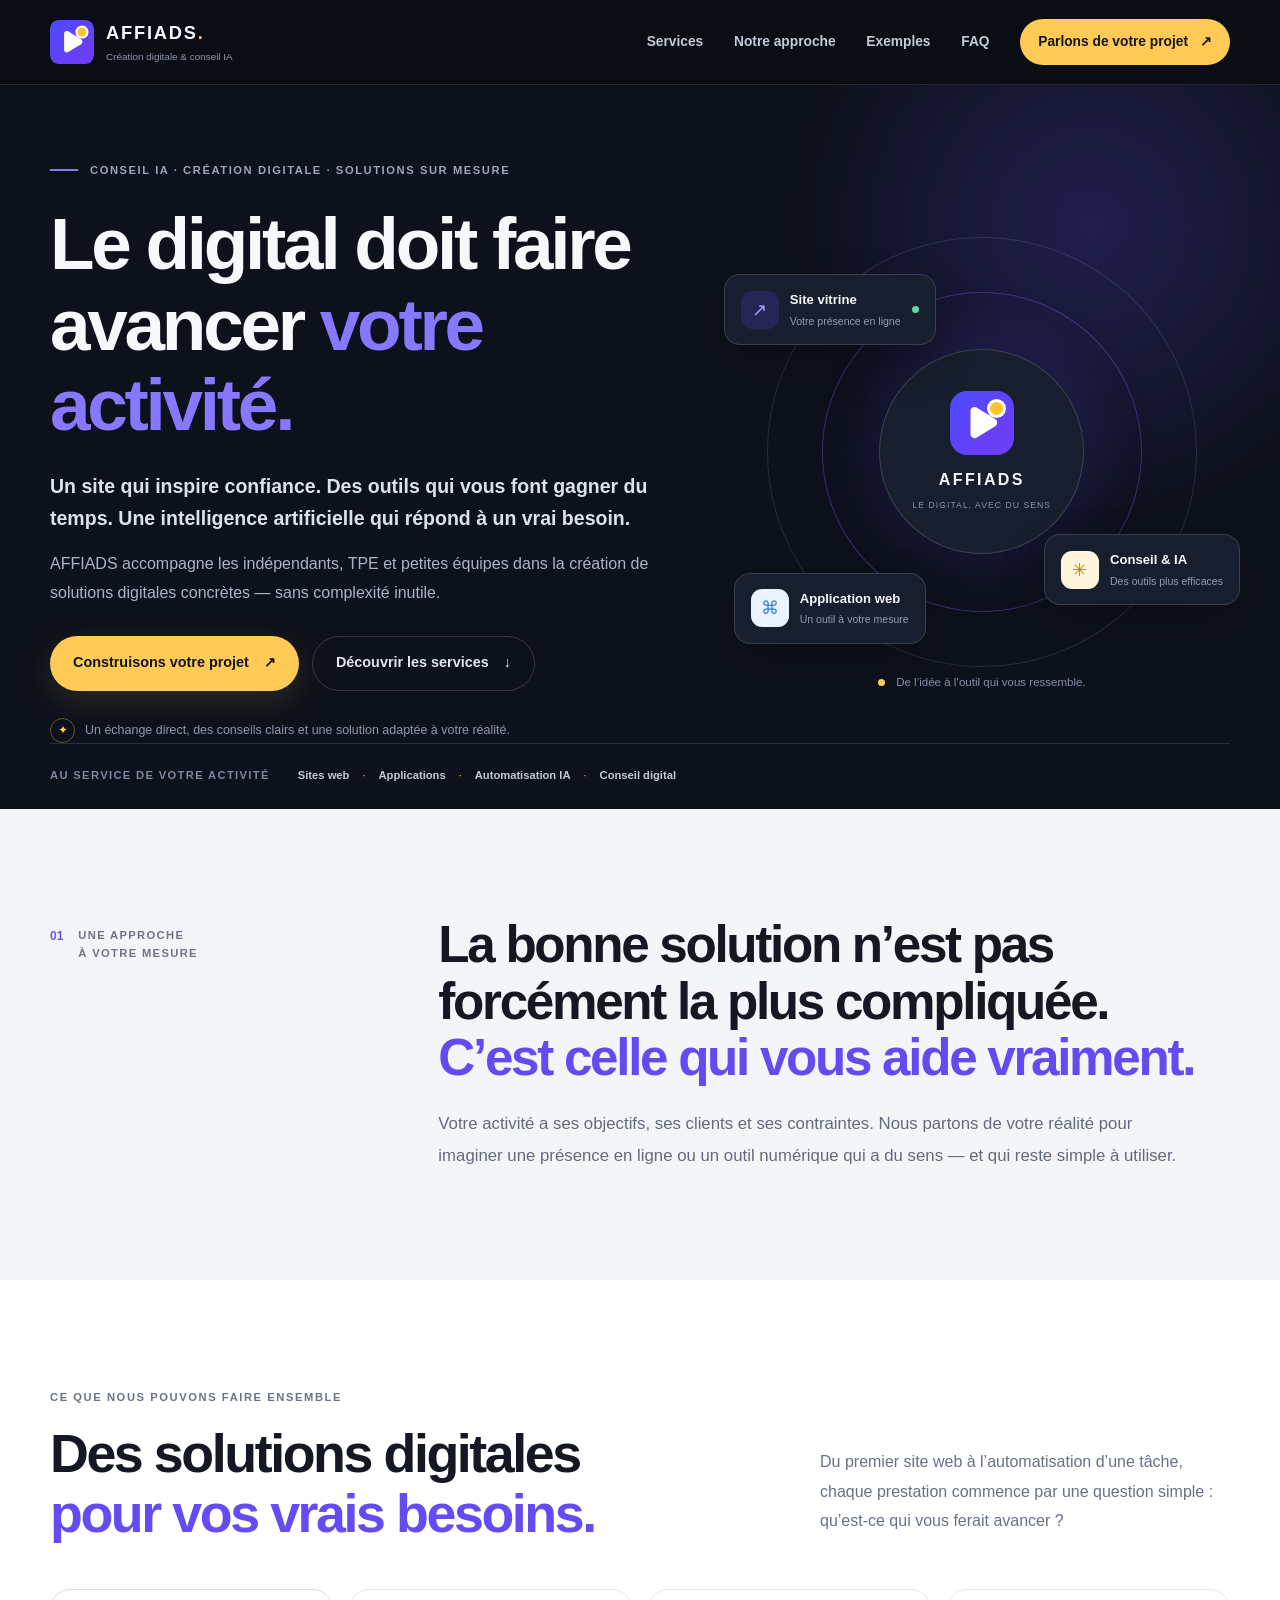
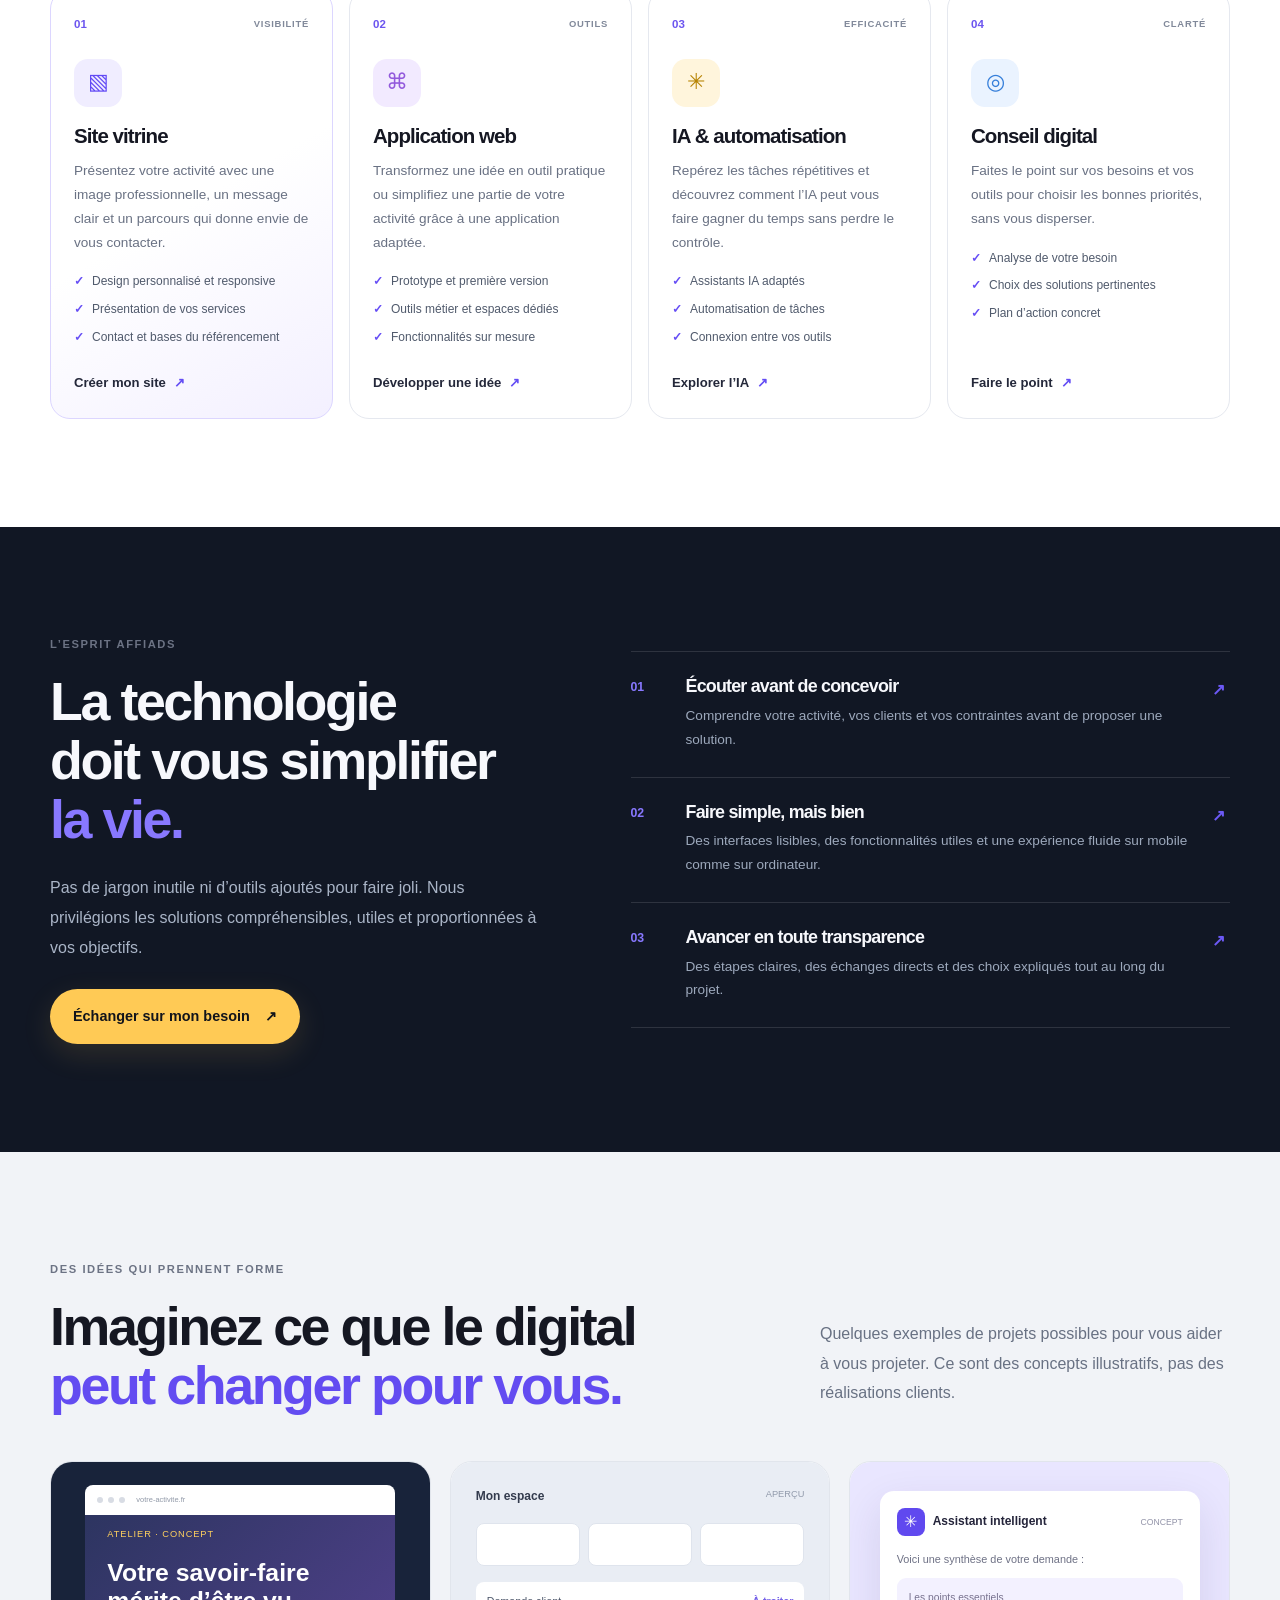
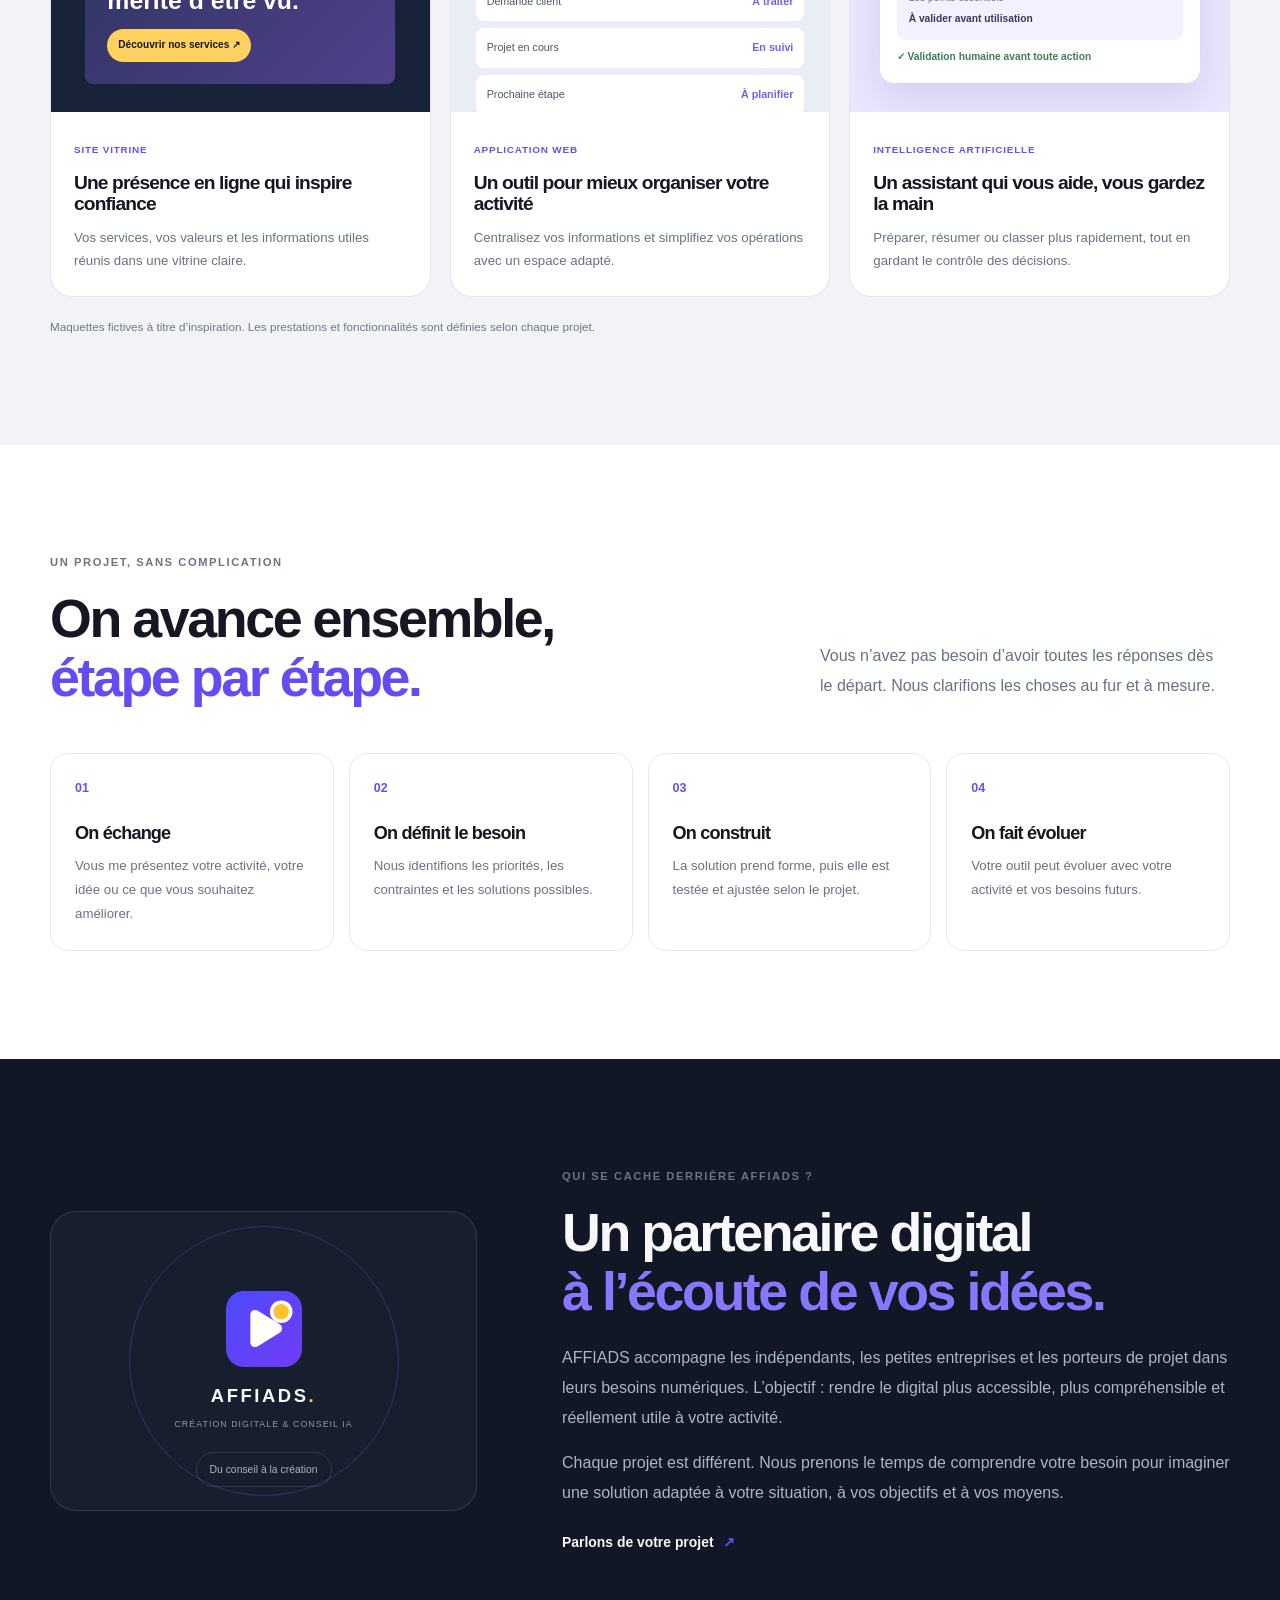
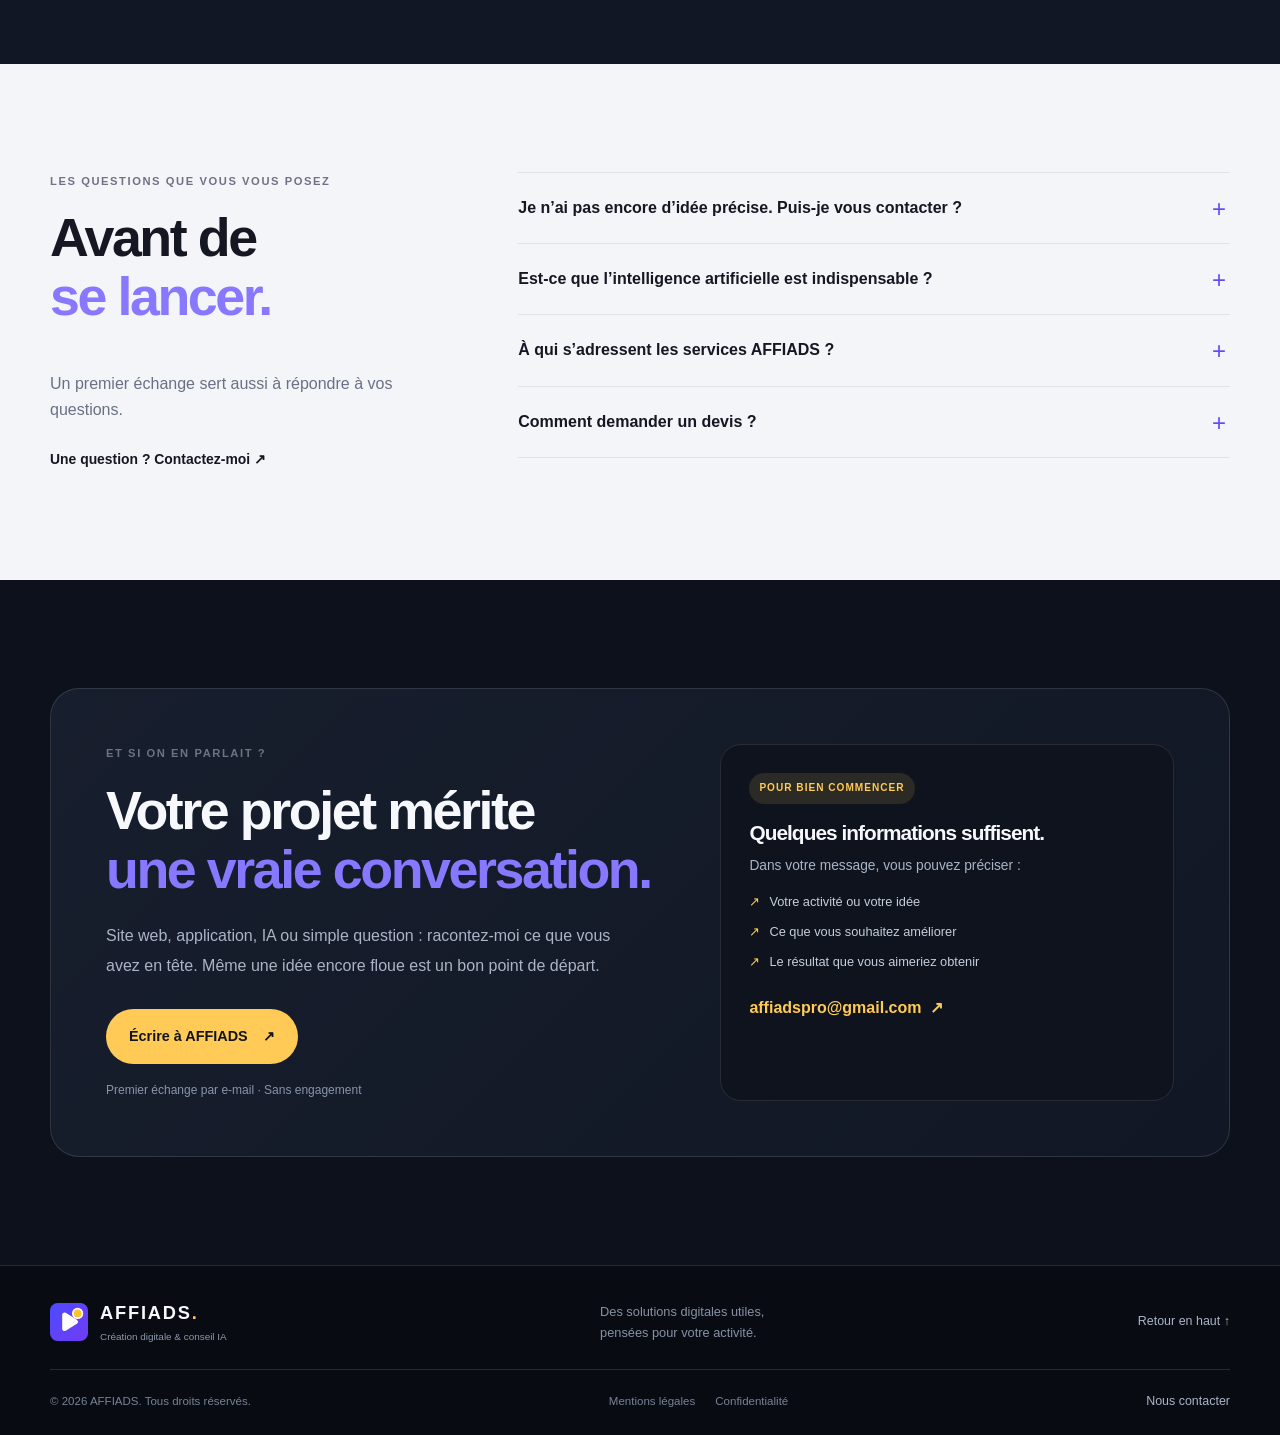
<file: index.html>
<!doctype html>
<html lang="fr">
<head>
  <meta charset="utf-8">
  <meta name="viewport" content="width=device-width, initial-scale=1, viewport-fit=cover">
  <meta name="theme-color" content="#101522">
  <meta name="apple-mobile-web-app-capable" content="yes">
  <meta name="apple-mobile-web-app-status-bar-style" content="black">
  <meta name="apple-mobile-web-app-title" content="AFFIADS">
  <link rel="manifest" href="./manifest.webmanifest">
  <link rel="icon" type="image/svg+xml" href="./assets/brand/favicon.svg">
  <link rel="apple-touch-icon" href="./apple-touch-icon.png">
  <link rel="canonical" href="https://mansstyle59.github.io/AFFIADS/">
  <meta name="description" content="AFFIADS accompagne indépendants et TPE : création de sites vitrines, applications web, automatisation et conseil en intelligence artificielle.">
  <meta property="og:type" content="website">
  <meta property="og:site_name" content="AFFIADS">
  <meta property="og:url" content="https://mansstyle59.github.io/AFFIADS/">
  <meta property="og:title" content="AFFIADS — Votre activité mérite une présence digitale à la hauteur">
  <meta property="og:description" content="Sites vitrines, applications web et solutions IA pensées pour votre activité.">
  <title>AFFIADS — Création de sites web, applications & conseil IA</title>
  <link rel="stylesheet" href="./styles.css?v=20261109-6">
</head>
<body>
<a class="skip-link" href="#contenu">Aller au contenu</a>
<header class="site-header">
  <div class="container header-inner">
    <a class="brand" href="#accueil" aria-label="AFFIADS, accueil">
      <img src="./assets/brand/affiads-icon.svg" alt="" width="44" height="44">
      <span class="brand-name">AFFIADS<span class="brand-dot">.</span><small>Création digitale & conseil IA</small></span>
    </a>
    <button class="menu-toggle" type="button" aria-expanded="false" aria-controls="main-navigation" aria-label="Ouvrir le menu"><span></span><span></span><span></span></button>
    <nav class="main-navigation" id="main-navigation" aria-label="Navigation principale">
      <a href="#expertises">Services</a><a href="#approche">Notre approche</a><a href="#realisations">Exemples</a><a href="#faq">FAQ</a>
      <a class="nav-cta" href="#contact">Parlons de votre projet <span aria-hidden="true">↗</span></a>
    </nav>
  </div>
</header>

<main id="contenu">
  <section class="hero" id="accueil">
    <div class="hero-glow" aria-hidden="true"></div>
    <div class="container hero-grid">
      <div class="hero-copy">
        <p class="eyebrow"><span class="eyebrow-line"></span> CONSEIL IA · CRÉATION DIGITALE · SOLUTIONS SUR MESURE</p>
        <h1>Le digital doit faire avancer <span>votre activité.</span></h1>
        <p class="hero-lead">Un site qui inspire confiance. Des outils qui vous font gagner du temps. Une intelligence artificielle qui répond à un vrai besoin.</p>
        <p class="hero-description">AFFIADS accompagne les indépendants, TPE et petites équipes dans la création de solutions digitales concrètes — sans complexité inutile.</p>
        <div class="hero-actions">
          <a class="button button-primary" href="#contact">Construisons votre projet <span>↗</span></a>
          <a class="button button-secondary" href="#expertises">Découvrir les services <span>↓</span></a>
        </div>
        <div class="hero-note"><span class="note-star">✦</span> Un échange direct, des conseils clairs et une solution adaptée à votre réalité.</div>
      </div>
      <div class="hero-visual" role="img" aria-label="Illustration de l’univers digital AFFIADS">
        <div class="visual-orbit orbit-one"></div><div class="visual-orbit orbit-two"></div>
        <div class="visual-core"><img src="./assets/brand/affiads-icon.svg" alt="" width="64" height="64"><span>AFFIADS</span><small>LE DIGITAL, AVEC DU SENS</small></div>
        <div class="floating-card card-web"><span class="float-icon icon-purple">↗</span><div><strong>Site vitrine</strong><small>Votre présence en ligne</small></div><span class="status-dot"></span></div>
        <div class="floating-card card-ai"><span class="float-icon icon-yellow">✳</span><div><strong>Conseil & IA</strong><small>Des outils plus efficaces</small></div></div>
        <div class="floating-card card-app"><span class="float-icon icon-blue">⌘</span><div><strong>Application web</strong><small>Un outil à votre mesure</small></div></div>
        <div class="visual-caption"><span></span> De l’idée à l’outil qui vous ressemble.</div>
      </div>
    </div>
    <div class="container hero-bottom"><span>AU SERVICE DE VOTRE ACTIVITÉ</span><div><b>Sites web</b><i>·</i><b>Applications</b><i>·</i><b>Automatisation IA</b><i>·</i><b>Conseil digital</b></div></div>
  </section>

  <section class="intro section" id="approche">
    <div class="container intro-layout">
      <div class="intro-kicker"><span>01</span><p>UNE APPROCHE<br>À VOTRE MESURE</p></div>
      <div class="intro-content"><h2>La bonne solution n’est pas forcément la plus compliquée.<br><em>C’est celle qui vous aide vraiment.</em></h2><p>Votre activité a ses objectifs, ses clients et ses contraintes. Nous partons de votre réalité pour imaginer une présence en ligne ou un outil numérique qui a du sens — et qui reste simple à utiliser.</p></div>
    </div>
  </section>

  <section class="services section" id="expertises">
    <div class="container">
      <div class="section-heading"><div><p class="section-kicker">CE QUE NOUS POUVONS FAIRE ENSEMBLE</p><h2>Des solutions digitales<br><em>pour vos vrais besoins.</em></h2></div><p class="section-intro">Du premier site web à l’automatisation d’une tâche, chaque prestation commence par une question simple : qu’est-ce qui vous ferait avancer ?</p></div>
      <div class="services-grid">
        <article class="service-card service-featured"><div class="service-top"><span class="service-number">01</span><span class="service-tag">VISIBILITÉ</span></div><div class="service-icon">▧</div><h3>Site vitrine</h3><p>Présentez votre activité avec une image professionnelle, un message clair et un parcours qui donne envie de vous contacter.</p><ul><li>Design personnalisé et responsive</li><li>Présentation de vos services</li><li>Contact et bases du référencement</li></ul><a href="#contact">Créer mon site <span>↗</span></a></article>
        <article class="service-card"><div class="service-top"><span class="service-number">02</span><span class="service-tag">OUTILS</span></div><div class="service-icon icon-lilac">⌘</div><h3>Application web</h3><p>Transformez une idée en outil pratique ou simplifiez une partie de votre activité grâce à une application adaptée.</p><ul><li>Prototype et première version</li><li>Outils métier et espaces dédiés</li><li>Fonctionnalités sur mesure</li></ul><a href="#contact">Développer une idée <span>↗</span></a></article>
        <article class="service-card"><div class="service-top"><span class="service-number">03</span><span class="service-tag">EFFICACITÉ</span></div><div class="service-icon icon-yellow">✳</div><h3>IA & automatisation</h3><p>Repérez les tâches répétitives et découvrez comment l’IA peut vous faire gagner du temps sans perdre le contrôle.</p><ul><li>Assistants IA adaptés</li><li>Automatisation de tâches</li><li>Connexion entre vos outils</li></ul><a href="#contact">Explorer l’IA <span>↗</span></a></article>
        <article class="service-card"><div class="service-top"><span class="service-number">04</span><span class="service-tag">CLARTÉ</span></div><div class="service-icon icon-blue">◎</div><h3>Conseil digital</h3><p>Faites le point sur vos besoins et vos outils pour choisir les bonnes priorités, sans vous disperser.</p><ul><li>Analyse de votre besoin</li><li>Choix des solutions pertinentes</li><li>Plan d’action concret</li></ul><a href="#contact">Faire le point <span>↗</span></a></article>
      </div>
    </div>
  </section>

  <section class="why section">
    <div class="container why-grid">
      <div class="why-copy"><p class="section-kicker">L’ESPRIT AFFIADS</p><h2>La technologie<br>doit vous simplifier<br><em>la vie.</em></h2><p>Pas de jargon inutile ni d’outils ajoutés pour faire joli. Nous privilégions les solutions compréhensibles, utiles et proportionnées à vos objectifs.</p><a class="button button-primary" href="#contact">Échanger sur mon besoin <span>↗</span></a></div>
      <div class="values-list"><article><span>01</span><div><h3>Écouter avant de concevoir</h3><p>Comprendre votre activité, vos clients et vos contraintes avant de proposer une solution.</p></div><b>↗</b></article><article><span>02</span><div><h3>Faire simple, mais bien</h3><p>Des interfaces lisibles, des fonctionnalités utiles et une expérience fluide sur mobile comme sur ordinateur.</p></div><b>↗</b></article><article><span>03</span><div><h3>Avancer en toute transparence</h3><p>Des étapes claires, des échanges directs et des choix expliqués tout au long du projet.</p></div><b>↗</b></article></div>
    </div>
  </section>

  <section class="concepts section" id="realisations">
    <div class="container">
      <div class="section-heading"><div><p class="section-kicker">DES IDÉES QUI PRENNENT FORME</p><h2>Imaginez ce que le digital<br><em>peut changer pour vous.</em></h2></div><p class="section-intro">Quelques exemples de projets possibles pour vous aider à vous projeter. Ce sont des concepts illustratifs, pas des réalisations clients.</p></div>
      <div class="concept-grid">
        <article class="concept-card"><div class="concept-art art-vitrine"><div class="browser-bar"><span></span><span></span><span></span><small>votre-activite.fr</small></div><div class="vitrine-content"><small>ATELIER · CONCEPT</small><strong>Votre savoir-faire<br>mérite d’être vu.</strong><div class="fake-link">Découvrir nos services ↗</div></div></div><div class="concept-text"><span>SITE VITRINE</span><h3>Une présence en ligne qui inspire confiance</h3><p>Vos services, vos valeurs et les informations utiles réunis dans une vitrine claire.</p></div></article>
        <article class="concept-card"><div class="concept-art art-workspace"><div class="workspace-top"><b>Mon espace</b><small>APERÇU</small></div><div class="workspace-stats"><i></i><i></i><i></i></div><div class="workspace-row"><span>Demande client</span><b>À traiter</b></div><div class="workspace-row"><span>Projet en cours</span><b>En suivi</b></div><div class="workspace-row"><span>Prochaine étape</span><b>À planifier</b></div></div><div class="concept-text"><span>APPLICATION WEB</span><h3>Un outil pour mieux organiser votre activité</h3><p>Centralisez vos informations et simplifiez vos opérations avec un espace adapté.</p></div></article>
        <article class="concept-card"><div class="concept-art art-assistant"><div class="assistant-box"><div class="assistant-title"><i>✳</i><b>Assistant intelligent</b><small>CONCEPT</small></div><p>Voici une synthèse de votre demande :</p><div class="assistant-answer">Les points essentiels<br><strong>À valider avant utilisation</strong></div><div class="assistant-check">✓ Validation humaine avant toute action</div></div></div><div class="concept-text"><span>INTELLIGENCE ARTIFICIELLE</span><h3>Un assistant qui vous aide, vous gardez la main</h3><p>Préparer, résumer ou classer plus rapidement, tout en gardant le contrôle des décisions.</p></div></article>
      </div><p class="concept-note">Maquettes fictives à titre d’inspiration. Les prestations et fonctionnalités sont définies selon chaque projet.</p>
    </div>
  </section>

  <section class="method section" id="methode">
    <div class="container"><div class="section-heading"><div><p class="section-kicker">UN PROJET, SANS COMPLICATION</p><h2>On avance ensemble,<br><em>étape par étape.</em></h2></div><p class="section-intro">Vous n’avez pas besoin d’avoir toutes les réponses dès le départ. Nous clarifions les choses au fur et à mesure.</p></div><div class="steps-grid"><article><span>01</span><h3>On échange</h3><p>Vous me présentez votre activité, votre idée ou ce que vous souhaitez améliorer.</p></article><article><span>02</span><h3>On définit le besoin</h3><p>Nous identifions les priorités, les contraintes et les solutions possibles.</p></article><article><span>03</span><h3>On construit</h3><p>La solution prend forme, puis elle est testée et ajustée selon le projet.</p></article><article><span>04</span><h3>On fait évoluer</h3><p>Votre outil peut évoluer avec votre activité et vos besoins futurs.</p></article></div></div>
  </section>

  <section class="about section" id="apropos"><div class="container about-grid"><div class="about-visual"><div class="about-logo"><img src="./assets/brand/affiads-icon.svg" alt="AFFIADS" width="76" height="76"><strong>AFFIADS<span>.</span></strong><small>CRÉATION DIGITALE & CONSEIL IA</small></div><div class="about-orbit"></div><span class="about-pill">Du conseil à la création</span></div><div class="about-content"><p class="section-kicker">QUI SE CACHE DERRIÈRE AFFIADS ?</p><h2>Un partenaire digital<br><em>à l’écoute de vos idées.</em></h2><p>AFFIADS accompagne les indépendants, les petites entreprises et les porteurs de projet dans leurs besoins numériques. L’objectif : rendre le digital plus accessible, plus compréhensible et réellement utile à votre activité.</p><p>Chaque projet est différent. Nous prenons le temps de comprendre votre besoin pour imaginer une solution adaptée à votre situation, à vos objectifs et à vos moyens.</p><a class="inline-link" href="#contact">Parlons de votre projet <span>↗</span></a></div></div></section>

  <section class="faq section" id="faq"><div class="container faq-grid"><div class="faq-intro"><p class="section-kicker">LES QUESTIONS QUE VOUS VOUS POSEZ</p><h2>Avant de<br><em>se lancer.</em></h2><p>Un premier échange sert aussi à répondre à vos questions.</p><a class="inline-link" href="#contact">Une question ? Contactez-moi ↗</a></div><div class="faq-list"><details><summary>Je n’ai pas encore d’idée précise. Puis-je vous contacter ?</summary><p>Bien sûr. Vous pouvez simplement expliquer votre activité, vos difficultés ou ce que vous aimeriez améliorer. Nous chercherons ensemble les pistes possibles.</p></details><details><summary>Est-ce que l’intelligence artificielle est indispensable ?</summary><p>Non. La technologie est choisie selon votre besoin. Un site ou un outil simple peut parfois être plus pertinent qu’une solution utilisant l’IA.</p></details><details><summary>À qui s’adressent les services AFFIADS ?</summary><p>Aux indépendants, TPE, commerces, petites équipes et porteurs de projet qui souhaitent créer ou améliorer leur présence et leurs outils numériques.</p></details><details><summary>Comment demander un devis ?</summary><p>Écrivez à <a href="mailto:affiadspro@gmail.com">affiadspro@gmail.com</a> en présentant votre activité et votre besoin. Nous échangerons pour préciser le projet avant de définir la suite.</p></details></div></div></section>

  <section class="contact section" id="contact"><div class="container contact-panel"><div class="contact-main"><p class="section-kicker">ET SI ON EN PARLAIT ?</p><h2>Votre projet mérite<br><em>une vraie conversation.</em></h2><p>Site web, application, IA ou simple question : racontez-moi ce que vous avez en tête. Même une idée encore floue est un bon point de départ.</p><a class="button button-contact" href="mailto:affiadspro@gmail.com?subject=Parlons%20de%20mon%20projet%20AFFIADS">Écrire à AFFIADS <span>↗</span></a><small>Premier échange par e-mail · Sans engagement</small></div><div class="contact-aside"><span class="contact-label">POUR BIEN COMMENCER</span><h3>Quelques informations suffisent.</h3><p>Dans votre message, vous pouvez préciser :</p><ul><li>Votre activité ou votre idée</li><li>Ce que vous souhaitez améliorer</li><li>Le résultat que vous aimeriez obtenir</li></ul><a href="mailto:affiadspro@gmail.com">affiadspro@gmail.com <span>↗</span></a></div></div></section>
</main>

<footer class="site-footer"><div class="container footer-main"><a class="brand footer-brand" href="#accueil"><img src="./assets/brand/affiads-icon.svg" alt="" width="38" height="38"><span class="brand-name">AFFIADS<span class="brand-dot">.</span><small>Création digitale & conseil IA</small></span></a><p>Des solutions digitales utiles,<br>pensées pour votre activité.</p><a class="footer-back" href="#accueil">Retour en haut ↑</a></div><div class="container footer-bottom"><span>© <span id="year">2026</span> AFFIADS. Tous droits réservés.</span><nav aria-label="Informations légales"><a href="./mentions-legales.html">Mentions légales</a><a href="./confidentialite.html">Confidentialité</a></nav><a href="mailto:affiadspro@gmail.com">Nous contacter</a></div></footer>
<script src="./script.js?v=20261109-4" defer></script>
</body>
</html>
</file>
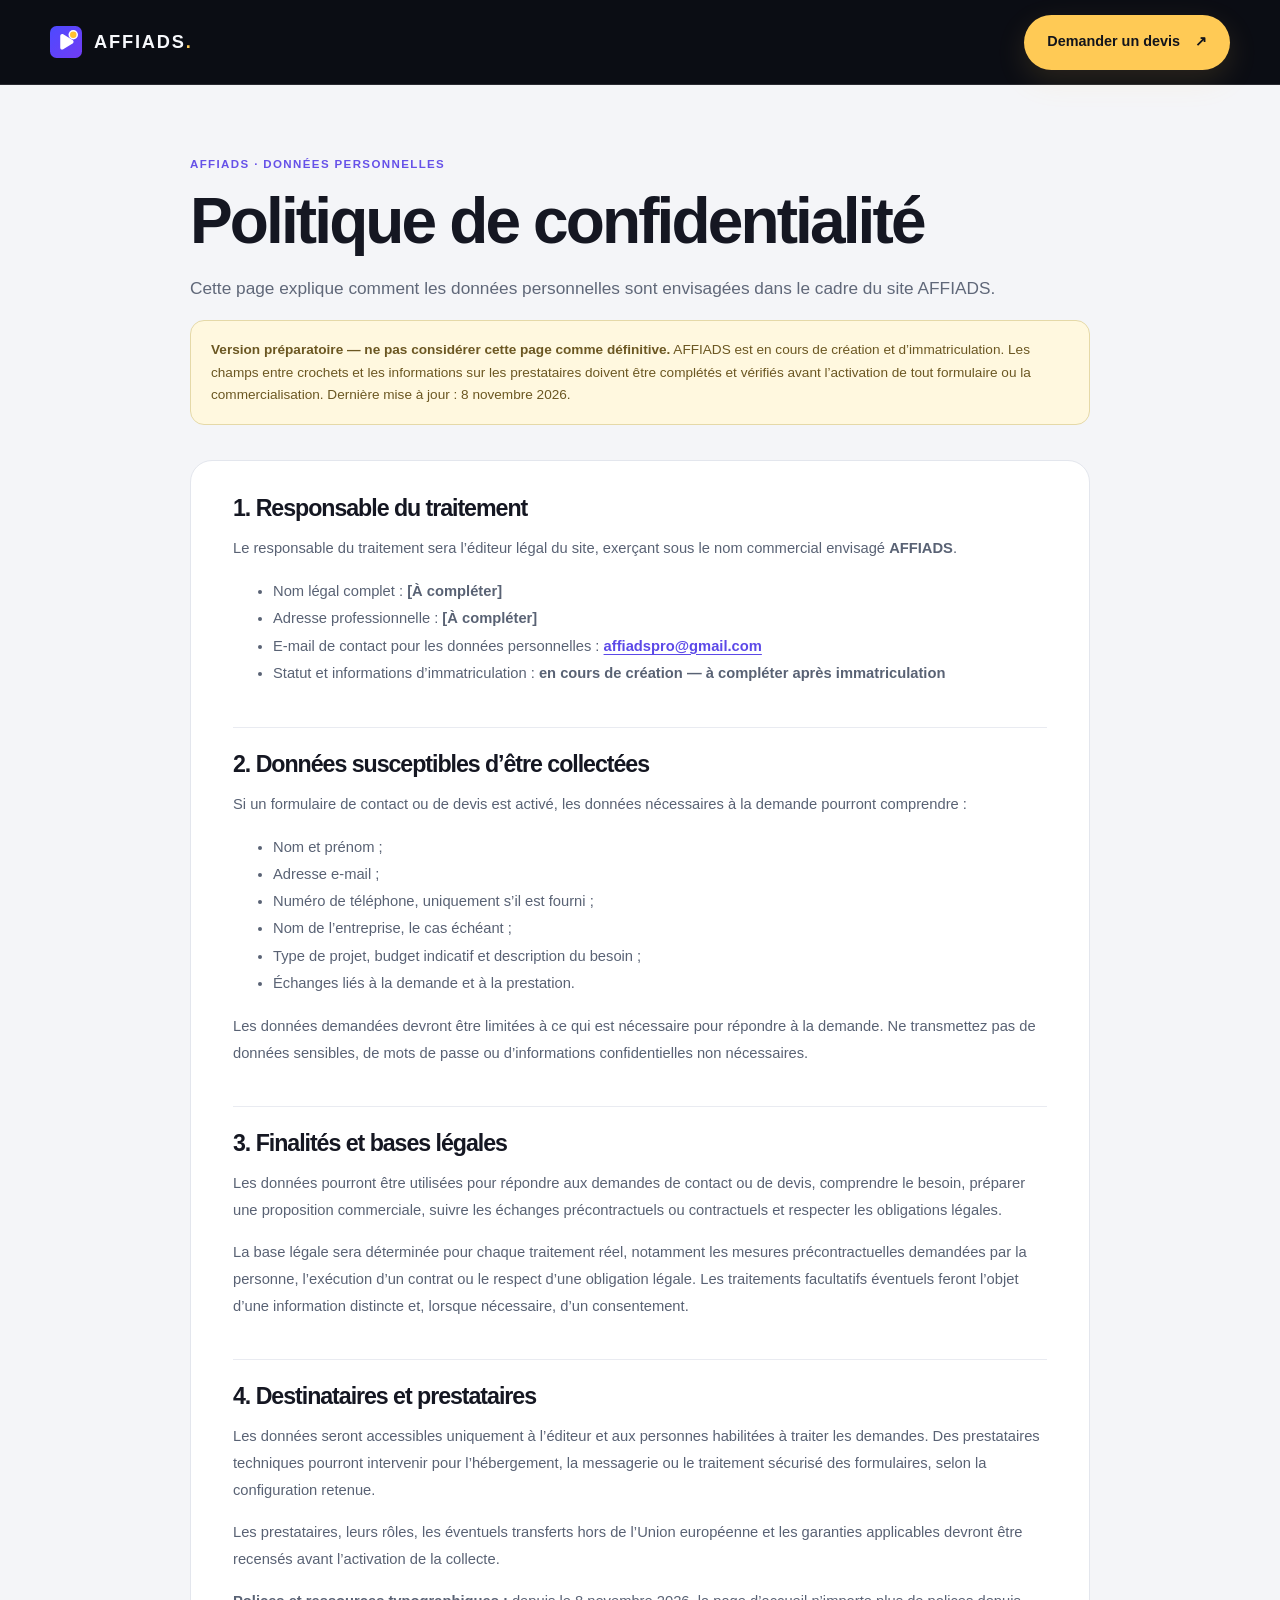
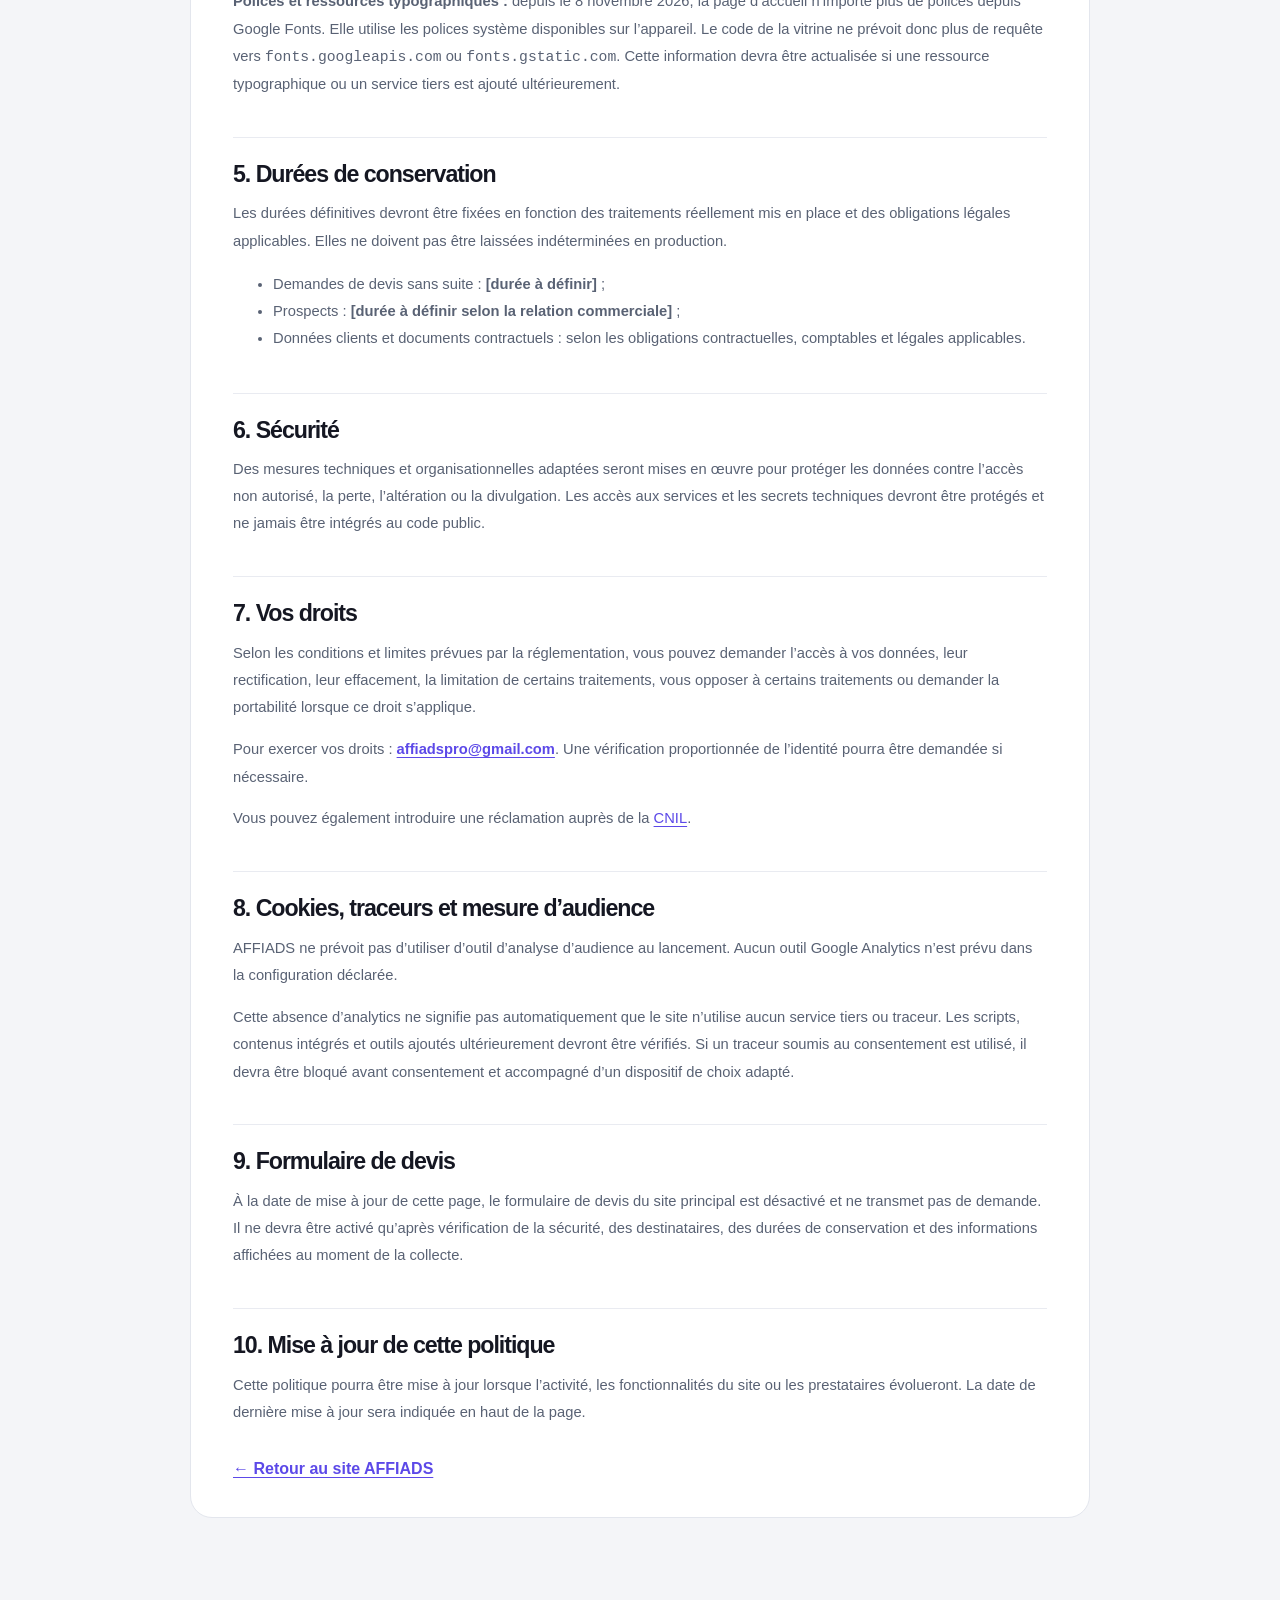
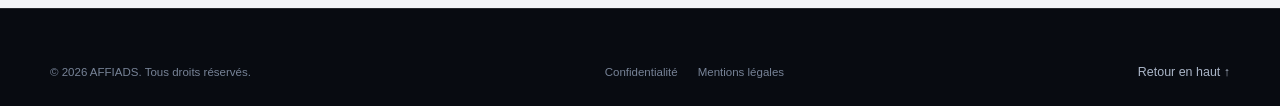
<file: confidentialite.html>
<!doctype html>
<html lang="fr">
<head>
  <meta charset="utf-8">
  <meta name="viewport" content="width=device-width, initial-scale=1, viewport-fit=cover">
  <meta name="theme-color" content="#0b0d14">
  <meta name="apple-mobile-web-app-capable" content="yes">
  <meta name="apple-mobile-web-app-status-bar-style" content="black">
  <meta name="apple-mobile-web-app-title" content="AFFIADS">
  <link rel="manifest" href="./manifest.webmanifest">
  <meta name="description" content="Politique de confidentialité préparatoire du site AFFIADS.">
  <link rel="icon" type="image/svg+xml" href="./assets/brand/favicon.svg">
  <link rel="apple-touch-icon" sizes="180x180" href="./apple-touch-icon.png">
  <link rel="canonical" href="https://mansstyle59.github.io/AFFIADS/confidentialite.html">
  <title>Politique de confidentialité — AFFIADS</title>
  <link rel="stylesheet" href="./styles.css?v=20261109-6">
</head>
<body>
  <a class="skip-link" href="#contenu">Aller au contenu</a>
  <header class="site-header">
    <div class="container header-inner">
      <a class="brand" href="./index.html" aria-label="AFFIADS, accueil">
        <img class="brand-mark-image" src="./assets/brand/affiads-icon.svg" alt="" width="32" height="32">
        <span class="brand-name">AFFIADS<span class="brand-dot">.</span></span>
      </a>
      <a class="button button-primary" href="./index.html#contact">Demander un devis <span aria-hidden="true">↗</span></a>
    </div>
  </header>
  <main id="contenu" class="legal-page">
    <div class="container legal-header">
      <p class="legal-eyebrow">AFFIADS · Données personnelles</p>
      <h1>Politique de confidentialité</h1>
      <p class="legal-intro">Cette page explique comment les données personnelles sont envisagées dans le cadre du site AFFIADS.</p>
      <p class="legal-warning"><strong>Version préparatoire — ne pas considérer cette page comme définitive.</strong> AFFIADS est en cours de création et d’immatriculation. Les champs entre crochets et les informations sur les prestataires doivent être complétés et vérifiés avant l’activation de tout formulaire ou la commercialisation. Dernière mise à jour : 8 novembre 2026.</p>
    </div>
    <div class="container legal-content">
      <section><h2>1. Responsable du traitement</h2>
        <p>Le responsable du traitement sera l’éditeur légal du site, exerçant sous le nom commercial envisagé <strong>AFFIADS</strong>.</p>
        <ul><li>Nom légal complet : <strong>[À compléter]</strong></li><li>Adresse professionnelle : <strong>[À compléter]</strong></li><li>E-mail de contact pour les données personnelles : <strong><a href="mailto:affiadspro@gmail.com">affiadspro@gmail.com</a></strong></li><li>Statut et informations d’immatriculation : <strong>en cours de création — à compléter après immatriculation</strong></li></ul>
      </section>
      <section><h2>2. Données susceptibles d’être collectées</h2>
        <p>Si un formulaire de contact ou de devis est activé, les données nécessaires à la demande pourront comprendre :</p>
        <ul><li>Nom et prénom ;</li><li>Adresse e-mail ;</li><li>Numéro de téléphone, uniquement s’il est fourni ;</li><li>Nom de l’entreprise, le cas échéant ;</li><li>Type de projet, budget indicatif et description du besoin ;</li><li>Échanges liés à la demande et à la prestation.</li></ul>
        <p>Les données demandées devront être limitées à ce qui est nécessaire pour répondre à la demande. Ne transmettez pas de données sensibles, de mots de passe ou d’informations confidentielles non nécessaires.</p>
      </section>
      <section><h2>3. Finalités et bases légales</h2>
        <p>Les données pourront être utilisées pour répondre aux demandes de contact ou de devis, comprendre le besoin, préparer une proposition commerciale, suivre les échanges précontractuels ou contractuels et respecter les obligations légales.</p>
        <p>La base légale sera déterminée pour chaque traitement réel, notamment les mesures précontractuelles demandées par la personne, l’exécution d’un contrat ou le respect d’une obligation légale. Les traitements facultatifs éventuels feront l’objet d’une information distincte et, lorsque nécessaire, d’un consentement.</p>
      </section>
      <section><h2>4. Destinataires et prestataires</h2>
        <p>Les données seront accessibles uniquement à l’éditeur et aux personnes habilitées à traiter les demandes. Des prestataires techniques pourront intervenir pour l’hébergement, la messagerie ou le traitement sécurisé des formulaires, selon la configuration retenue.</p>
        <p>Les prestataires, leurs rôles, les éventuels transferts hors de l’Union européenne et les garanties applicables devront être recensés avant l’activation de la collecte.</p>
        <p><strong>Polices et ressources typographiques :</strong> depuis le 8 novembre 2026, la page d’accueil n’importe plus de polices depuis Google Fonts. Elle utilise les polices système disponibles sur l’appareil. Le code de la vitrine ne prévoit donc plus de requête vers <code>fonts.googleapis.com</code> ou <code>fonts.gstatic.com</code>. Cette information devra être actualisée si une ressource typographique ou un service tiers est ajouté ultérieurement.</p>
      </section>
      <section><h2>5. Durées de conservation</h2>
        <p>Les durées définitives devront être fixées en fonction des traitements réellement mis en place et des obligations légales applicables. Elles ne doivent pas être laissées indéterminées en production.</p>
        <ul><li>Demandes de devis sans suite : <strong>[durée à définir]</strong> ;</li><li>Prospects : <strong>[durée à définir selon la relation commerciale]</strong> ;</li><li>Données clients et documents contractuels : selon les obligations contractuelles, comptables et légales applicables.</li></ul>
      </section>
      <section><h2>6. Sécurité</h2>
        <p>Des mesures techniques et organisationnelles adaptées seront mises en œuvre pour protéger les données contre l’accès non autorisé, la perte, l’altération ou la divulgation. Les accès aux services et les secrets techniques devront être protégés et ne jamais être intégrés au code public.</p>
      </section>
      <section><h2>7. Vos droits</h2>
        <p>Selon les conditions et limites prévues par la réglementation, vous pouvez demander l’accès à vos données, leur rectification, leur effacement, la limitation de certains traitements, vous opposer à certains traitements ou demander la portabilité lorsque ce droit s’applique.</p>
        <p>Pour exercer vos droits : <strong><a href="mailto:affiadspro@gmail.com">affiadspro@gmail.com</a></strong>. Une vérification proportionnée de l’identité pourra être demandée si nécessaire.</p>
        <p>Vous pouvez également introduire une réclamation auprès de la <a href="https://www.cnil.fr" rel="noopener noreferrer">CNIL</a>.</p>
      </section>
      <section><h2>8. Cookies, traceurs et mesure d’audience</h2>
        <p>AFFIADS ne prévoit pas d’utiliser d’outil d’analyse d’audience au lancement. Aucun outil Google Analytics n’est prévu dans la configuration déclarée.</p>
        <p>Cette absence d’analytics ne signifie pas automatiquement que le site n’utilise aucun service tiers ou traceur. Les scripts, contenus intégrés et outils ajoutés ultérieurement devront être vérifiés. Si un traceur soumis au consentement est utilisé, il devra être bloqué avant consentement et accompagné d’un dispositif de choix adapté.</p>
      </section>
      <section><h2>9. Formulaire de devis</h2>
        <p>À la date de mise à jour de cette page, le formulaire de devis du site principal est désactivé et ne transmet pas de demande. Il ne devra être activé qu’après vérification de la sécurité, des destinataires, des durées de conservation et des informations affichées au moment de la collecte.</p>
      </section>
      <section><h2>10. Mise à jour de cette politique</h2>
        <p>Cette politique pourra être mise à jour lorsque l’activité, les fonctionnalités du site ou les prestataires évolueront. La date de dernière mise à jour sera indiquée en haut de la page.</p>
        <a class="legal-back" href="./index.html">← Retour au site AFFIADS</a>
      </section>
    </div>
  </main>
  <footer class="site-footer"><div class="container footer-bottom"><span>© 2026 AFFIADS. Tous droits réservés.</span><nav class="footer-legal" aria-label="Informations légales"><a href="./confidentialite.html">Confidentialité</a><a href="./mentions-legales.html">Mentions légales</a></nav><a class="footer-top" href="#contenu">Retour en haut ↑</a></div></footer>
</body>
</html>
</file>
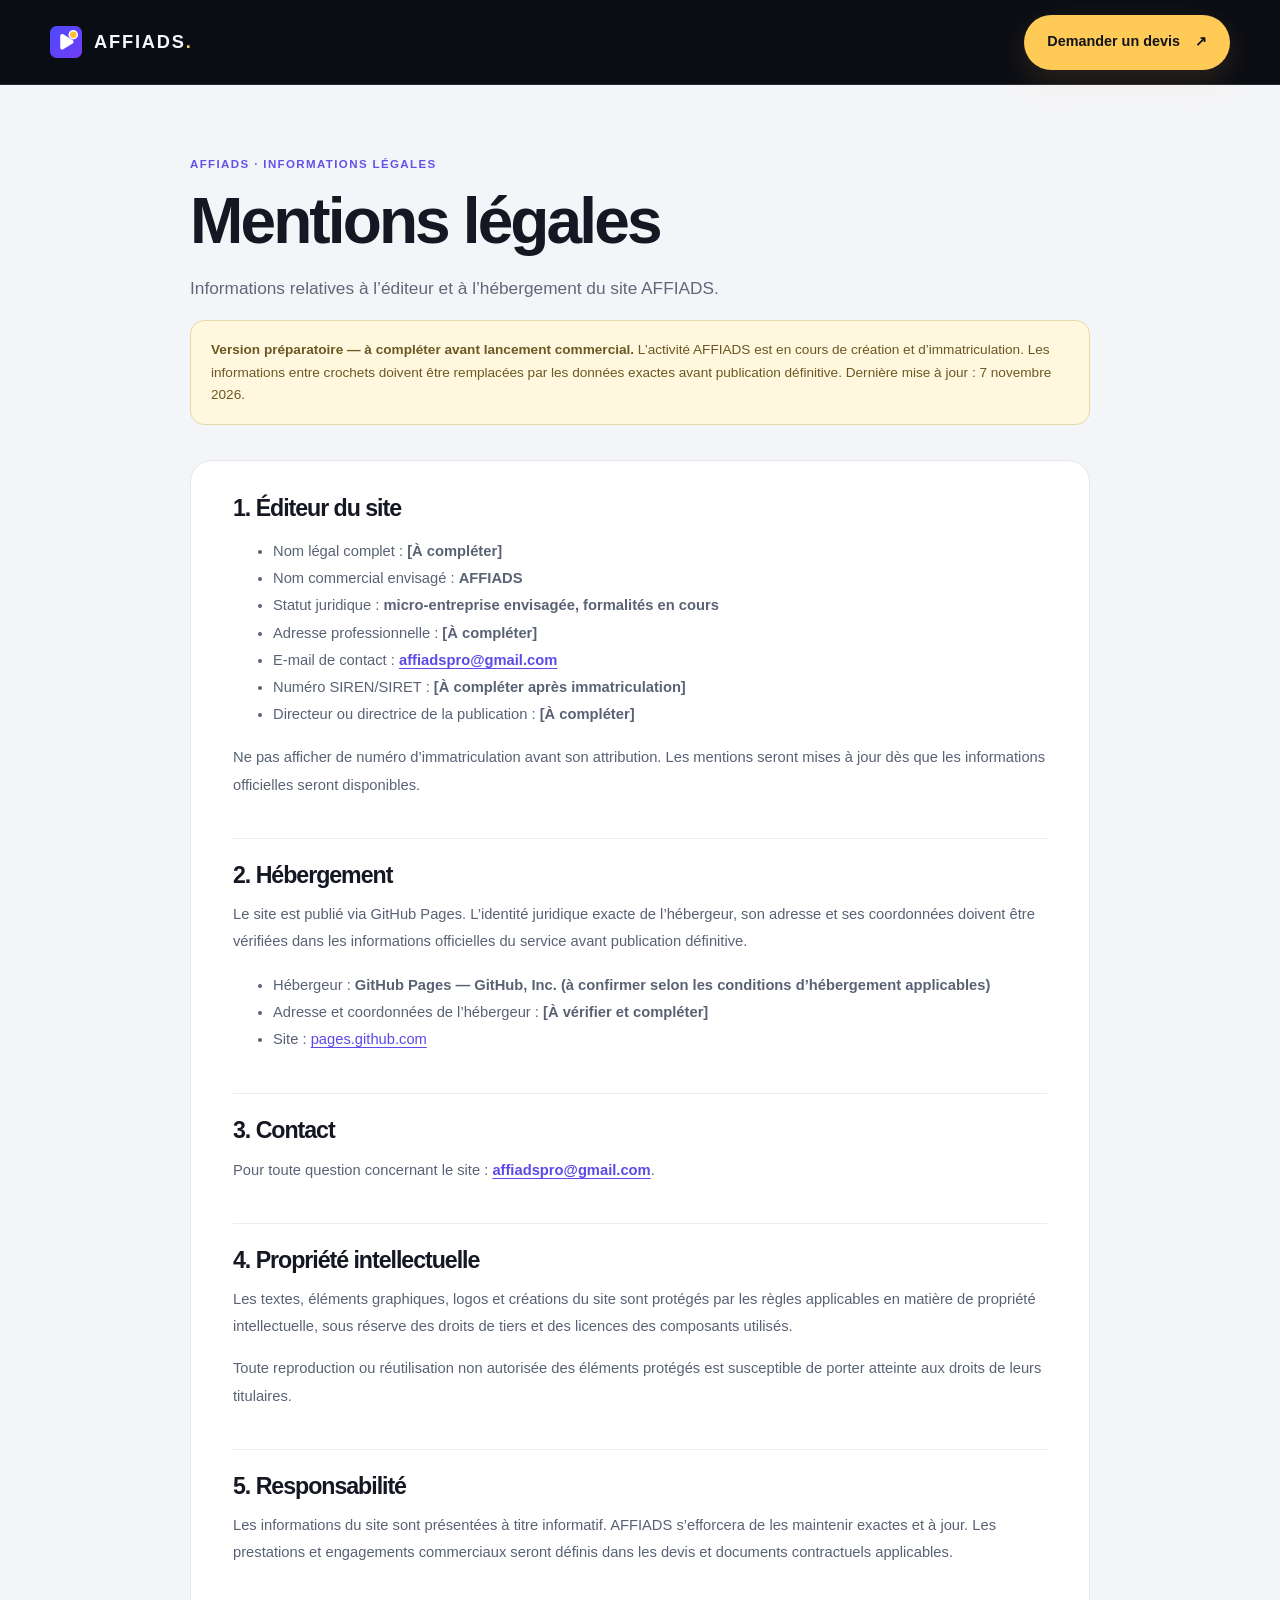
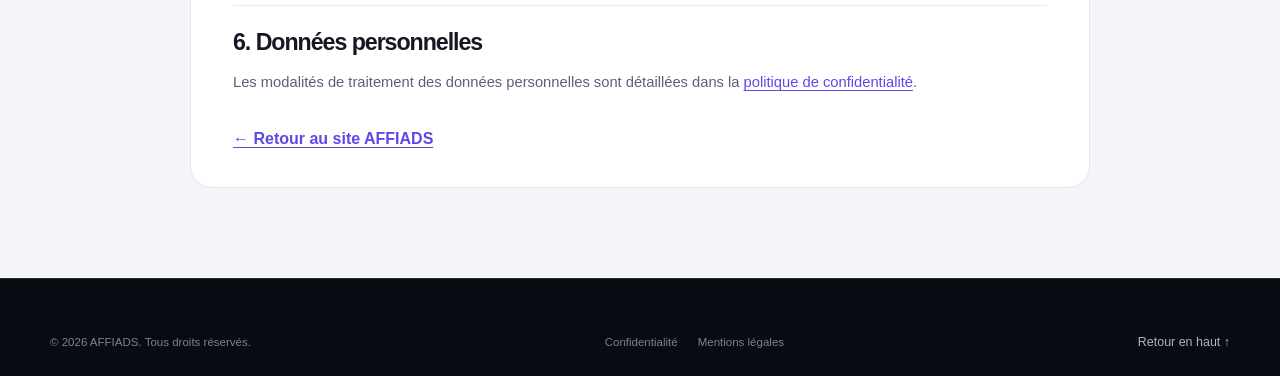
<file: mentions-legales.html>
<!doctype html>
<html lang="fr">
<head>
  <meta charset="utf-8">
  <meta name="viewport" content="width=device-width, initial-scale=1, viewport-fit=cover">
  <meta name="theme-color" content="#0b0d14">
  <meta name="apple-mobile-web-app-capable" content="yes">
  <meta name="apple-mobile-web-app-status-bar-style" content="black">
  <meta name="apple-mobile-web-app-title" content="AFFIADS">
  <link rel="manifest" href="./manifest.webmanifest">
  <meta name="description" content="Mentions légales préparatoires du site AFFIADS.">
  <link rel="icon" type="image/svg+xml" href="./assets/brand/favicon.svg">
  <link rel="apple-touch-icon" sizes="180x180" href="./apple-touch-icon.png">
  <link rel="canonical" href="https://mansstyle59.github.io/AFFIADS/mentions-legales.html">
  <title>Mentions légales — AFFIADS</title>
  <link rel="stylesheet" href="./styles.css?v=20261109-6">
</head>
<body>
  <a class="skip-link" href="#contenu">Aller au contenu</a>
  <header class="site-header">
    <div class="container header-inner">
      <a class="brand" href="./index.html" aria-label="AFFIADS, accueil">
        <img class="brand-mark-image" src="./assets/brand/affiads-icon.svg" alt="" width="32" height="32">
        <span class="brand-name">AFFIADS<span class="brand-dot">.</span></span>
      </a>
      <a class="button button-primary" href="./index.html#contact">Demander un devis <span aria-hidden="true">↗</span></a>
    </div>
  </header>
  <main id="contenu" class="legal-page">
    <div class="container legal-header">
      <p class="legal-eyebrow">AFFIADS · Informations légales</p>
      <h1>Mentions légales</h1>
      <p class="legal-intro">Informations relatives à l’éditeur et à l’hébergement du site AFFIADS.</p>
      <p class="legal-warning"><strong>Version préparatoire — à compléter avant lancement commercial.</strong> L’activité AFFIADS est en cours de création et d’immatriculation. Les informations entre crochets doivent être remplacées par les données exactes avant publication définitive. Dernière mise à jour : 7 novembre 2026.</p>
    </div>
    <div class="container legal-content">
      <section><h2>1. Éditeur du site</h2>
        <ul>
          <li>Nom légal complet : <strong>[À compléter]</strong></li>
          <li>Nom commercial envisagé : <strong>AFFIADS</strong></li>
          <li>Statut juridique : <strong>micro-entreprise envisagée, formalités en cours</strong></li>
          <li>Adresse professionnelle : <strong>[À compléter]</strong></li>
          <li>E-mail de contact : <strong><a href="mailto:affiadspro@gmail.com">affiadspro@gmail.com</a></strong></li>
          <li>Numéro SIREN/SIRET : <strong>[À compléter après immatriculation]</strong></li>
          <li>Directeur ou directrice de la publication : <strong>[À compléter]</strong></li>
        </ul>
        <p>Ne pas afficher de numéro d’immatriculation avant son attribution. Les mentions seront mises à jour dès que les informations officielles seront disponibles.</p>
      </section>
      <section><h2>2. Hébergement</h2>
        <p>Le site est publié via GitHub Pages. L’identité juridique exacte de l’hébergeur, son adresse et ses coordonnées doivent être vérifiées dans les informations officielles du service avant publication définitive.</p>
        <ul><li>Hébergeur : <strong>GitHub Pages — GitHub, Inc. (à confirmer selon les conditions d’hébergement applicables)</strong></li><li>Adresse et coordonnées de l’hébergeur : <strong>[À vérifier et compléter]</strong></li><li>Site : <a href="https://pages.github.com/" rel="noopener noreferrer">pages.github.com</a></li></ul>
      </section>
      <section><h2>3. Contact</h2><p>Pour toute question concernant le site : <strong><a href="mailto:affiadspro@gmail.com">affiadspro@gmail.com</a></strong>.</p></section>
      <section><h2>4. Propriété intellectuelle</h2>
        <p>Les textes, éléments graphiques, logos et créations du site sont protégés par les règles applicables en matière de propriété intellectuelle, sous réserve des droits de tiers et des licences des composants utilisés.</p>
        <p>Toute reproduction ou réutilisation non autorisée des éléments protégés est susceptible de porter atteinte aux droits de leurs titulaires.</p>
      </section>
      <section><h2>5. Responsabilité</h2>
        <p>Les informations du site sont présentées à titre informatif. AFFIADS s’efforcera de les maintenir exactes et à jour. Les prestations et engagements commerciaux seront définis dans les devis et documents contractuels applicables.</p>
      </section>
      <section><h2>6. Données personnelles</h2><p>Les modalités de traitement des données personnelles sont détaillées dans la <a href="./confidentialite.html">politique de confidentialité</a>.</p><a class="legal-back" href="./index.html">← Retour au site AFFIADS</a></section>
    </div>
  </main>
  <footer class="site-footer"><div class="container footer-bottom"><span>© 2026 AFFIADS. Tous droits réservés.</span><nav class="footer-legal" aria-label="Informations légales"><a href="./confidentialite.html">Confidentialité</a><a href="./mentions-legales.html">Mentions légales</a></nav><a class="footer-top" href="#contenu">Retour en haut ↑</a></div></footer>
</body>
</html>
</file>
<file: styles.css>
/* AFFIADS — site vitrine premium, responsive et accessible */
:root{
  color-scheme:dark;
  --bg:#0d111b;--bg-deep:#090c13;--surface:#151b29;--surface-soft:#1b2333;
  --ink:#f7f8fc;--muted:#aeb8c9;--muted-dark:#687386;--line:rgba(255,255,255,.12);
  --purple:#6048f5;--purple-light:#8878ff;--yellow:#ffca55;--blue:#69a8ff;
  --container:1180px;--safe-top:env(safe-area-inset-top,0px);--safe-bottom:env(safe-area-inset-bottom,0px);
  --font:-apple-system,BlinkMacSystemFont,"Segoe UI",Inter,Arial,sans-serif;
  --radius:22px;--shadow:0 22px 60px rgba(9,12,19,.12)
}
*{box-sizing:border-box}
html{scroll-behavior:smooth;scroll-padding-top:100px}
body{margin:0;background:var(--bg);color:var(--ink);font-family:var(--font);font-size:16px;line-height:1.65;-webkit-font-smoothing:antialiased}
body::before{content:"";position:fixed;inset:0 0 auto;height:var(--safe-top);z-index:120;background:var(--bg);pointer-events:none}
a{color:inherit;text-decoration:none;-webkit-tap-highlight-color:transparent}
button{font:inherit;-webkit-tap-highlight-color:transparent}
img{display:block;max-width:100%}
h1,h2,h3,p{margin-top:0}
h1,h2,h3{letter-spacing:-.045em;line-height:1.1}
h1{font-size:clamp(3rem,5.7vw,5.4rem);font-weight:850}
h2{font-size:clamp(2.35rem,4.2vw,4rem);font-weight:820}
h3{font-size:1.35rem}
.container{width:min(var(--container),calc(100% - 56px));margin-inline:auto}
.section{padding:108px 0}
.skip-link{position:absolute;top:8px;left:8px;z-index:999;transform:translateY(-160%);padding:12px 18px;background:var(--yellow);color:#11131a;border-radius:10px}
.skip-link:focus{transform:none}
a:focus-visible,button:focus-visible,summary:focus-visible{outline:3px solid var(--yellow);outline-offset:4px}
.brand{display:inline-flex;align-items:center;gap:12px;flex-shrink:0}
.brand-name{font-size:1.14rem;font-weight:900;letter-spacing:.1em}
.brand-dot{color:var(--yellow)}
.brand small{display:block;margin-top:1px;color:#8d98ac;font-size:.62rem;font-weight:500;letter-spacing:0}
/* Header: navigation vitrine horizontale, opaque */
.site-header{position:sticky;top:0;z-index:100;padding-top:var(--safe-top);background:#0b0d14;border-bottom:1px solid var(--line)}
.header-inner{min-height:84px;display:flex;align-items:center;justify-content:space-between;gap:24px}
.main-navigation{display:flex;align-items:center;gap:clamp(16px,2.4vw,31px);font-size:.86rem;font-weight:650;color:#c1cad9}
.main-navigation>a:not(.nav-cta):hover{color:#fff}
.nav-cta{display:inline-flex;align-items:center;gap:12px;padding:12px 18px;border-radius:999px;background:var(--yellow);color:#151720;font-weight:850;white-space:nowrap}
.nav-cta:hover{background:#ffda7c}
.menu-toggle{display:none}
/* Hero */
.hero{position:relative;overflow:hidden;padding:76px 0 25px;background:var(--bg)}
.hero-glow{position:absolute;right:-120px;top:-170px;width:620px;aspect-ratio:1;border-radius:50%;background:radial-gradient(circle,rgba(96,72,245,.23),rgba(96,72,245,0) 68%);pointer-events:none}
.hero-grid{position:relative;display:grid;grid-template-columns:minmax(0,1.12fr) minmax(390px,.88fr);align-items:center;gap:52px;min-height:555px}
.hero-copy{max-width:710px}
.eyebrow,.section-kicker{display:flex;align-items:center;gap:12px;color:#9ba6ba;font-size:.7rem;font-weight:850;letter-spacing:.14em;text-transform:uppercase}
.eyebrow{margin-bottom:25px}
.eyebrow-line{width:28px;height:2px;background:var(--purple-light)}
.hero h1{max-width:720px;margin-bottom:25px}
.hero h1 span,.section-heading h2 em,.intro h2 em,.why h2 em,.about h2 em,.faq h2 em,.contact h2 em{color:var(--purple-light);font-style:normal}
.hero-lead{max-width:640px;margin-bottom:14px;color:#dce2ed;font-size:1.22rem;line-height:1.65;font-weight:550}
.hero-description{max-width:640px;margin-bottom:28px;color:#aab5c7;font-size:1rem;line-height:1.85}
.hero-actions{display:flex;flex-wrap:wrap;align-items:center;gap:13px}
.button{display:inline-flex;align-items:center;justify-content:center;gap:15px;min-height:55px;padding:0 23px;border-radius:999px;font-size:.9rem;font-weight:850;transition:transform .2s ease,background .2s ease}
.button:hover{transform:translateY(-2px)}
.button-primary{background:var(--yellow);color:#12141b;box-shadow:0 10px 30px rgba(255,202,85,.13)}
.button-primary:hover{background:#ffda7c}
.button-secondary{color:#e1e6ef;border:1px solid rgba(255,255,255,.17);background:transparent}
.button-secondary:hover{background:rgba(255,255,255,.05)}
.hero-note{display:flex;align-items:center;gap:10px;margin-top:27px;color:#8d99ad;font-size:.78rem}
.note-star{display:grid;place-items:center;width:25px;height:25px;border:1px solid rgba(255,202,85,.35);border-radius:50%;color:var(--yellow)}
.hero-visual{position:relative;display:grid;place-items:center;min-height:480px;isolation:isolate}
.visual-orbit{position:absolute;border:1px solid rgba(190,202,226,.15);border-radius:50%}
.orbit-one{width:min(430px,100%);aspect-ratio:1;transform:rotate(-20deg)}
.orbit-two{width:min(320px,75%);aspect-ratio:1;border-color:rgba(136,120,255,.32);transform:rotate(25deg)}
.visual-core{position:relative;display:flex;flex-direction:column;align-items:center;justify-content:center;width:205px;height:205px;border:1px solid rgba(255,255,255,.16);border-radius:50%;background:#171e2d;box-shadow:0 0 75px rgba(96,72,245,.2)}
.visual-core img{margin-bottom:12px;border-radius:17px}
.visual-core span{font-weight:900;letter-spacing:.15em}
.visual-core small{margin-top:5px;color:#8995aa;font-size:.54rem;letter-spacing:.12em}
.floating-card{position:absolute;display:flex;align-items:center;gap:11px;padding:14px 16px;border:1px solid rgba(255,255,255,.14);border-radius:16px;background:#171e2d;box-shadow:0 18px 45px rgba(0,0,0,.24)}
.floating-card strong,.floating-card small{display:block}
.floating-card strong{font-size:.82rem}
.floating-card small{margin-top:2px;color:#929db1;font-size:.66rem}
.card-web{top:13%;left:-2%}.card-ai{right:-2%;bottom:18%}.card-app{left:0;bottom:10%}
.float-icon{display:grid;place-items:center;width:38px;height:38px;border-radius:11px;font-size:1.15rem}
.icon-purple{background:rgba(96,72,245,.2);color:#a99cff}.icon-yellow{background:rgba(255,202,85,.14);color:var(--yellow)}.icon-blue{background:rgba(105,168,255,.15);color:var(--blue)}
.status-dot{width:7px;height:7px;border-radius:50%;background:#62d6a4}
.visual-caption{position:absolute;bottom:0;color:#8490a5;font-size:.72rem}.visual-caption span{display:inline-block;width:7px;height:7px;margin-right:8px;border-radius:50%;background:var(--yellow)}
.hero-bottom{display:flex;align-items:center;gap:28px;padding:22px 0 0;border-top:1px solid var(--line);color:#7d899e;font-size:.7rem}
.hero-bottom>span{font-weight:850;letter-spacing:.12em;white-space:nowrap}
.hero-bottom div{display:flex;flex-wrap:wrap;gap:13px;color:#c0cad9}
.hero-bottom i{color:var(--yellow);font-style:normal}
/* Intro */
.intro{background:#f4f5f8;color:#151722}
.intro-layout{display:grid;grid-template-columns:.58fr 1.42fr;gap:65px}
.intro-kicker{display:flex;gap:15px;padding-top:10px;color:#6c7384}
.intro-kicker span{font-size:.75rem;font-weight:900;color:#6b55f5}
.intro-kicker p{font-size:.7rem;font-weight:850;letter-spacing:.12em;line-height:1.6}
.intro h2{margin-bottom:22px;font-size:clamp(2.25rem,4vw,3.7rem)}
.intro h2 em{color:#624cf0}
.intro-content>p{max-width:760px;margin:0;color:#626b7c;font-size:1.05rem;line-height:1.9}
/* Services */
.services{background:#fff;color:#151722}
.section-heading{display:flex;align-items:end;justify-content:space-between;gap:45px;margin-bottom:46px}
.section-kicker{display:block;margin-bottom:18px;color:#6c7384}
.section-heading h2{margin:0}
.section-heading h2 em{color:#634cf1}
.section-intro{max-width:410px;margin:0 0 7px;color:#687183;line-height:1.85}
.services-grid{display:grid;grid-template-columns:repeat(4,minmax(0,1fr));gap:16px}
.service-card{display:flex;flex-direction:column;min-width:0;padding:25px 23px;border:1px solid #e5e8ef;border-radius:20px;background:#fff;transition:transform .2s ease,box-shadow .2s ease,border-color .2s ease}
.service-card:hover{transform:translateY(-4px);border-color:#d5ceff;box-shadow:0 18px 42px rgba(25,27,48,.08)}
.service-featured{background:linear-gradient(150deg,#fff 50%,#f3f0ff);border-color:#dcd6ff}
.service-top{display:flex;justify-content:space-between;align-items:center;gap:10px}
.service-number{font-size:.72rem;font-weight:900;color:#6c55ef}
.service-tag{font-size:.59rem;font-weight:850;letter-spacing:.08em;color:#81899a}
.service-icon{display:grid;place-items:center;width:48px;height:48px;margin:25px 0 18px;border-radius:14px;background:#f0edff;color:#624af5;font-size:1.4rem}
.icon-lilac{background:#f2eaff;color:#9259dc}.icon-yellow{background:#fff5dc;color:#b78300}.icon-blue{background:#eaf3ff;color:#367fda}
.service-card h3{margin-bottom:12px;font-size:1.28rem}
.service-card>p{margin-bottom:18px;color:#697183;font-size:.85rem;line-height:1.75}
.service-card ul{display:grid;gap:8px;margin:0 0 24px;padding:0;list-style:none;color:#505a6c;font-size:.75rem}
.service-card li::before{content:"✓";margin-right:8px;color:#654df5;font-weight:900}
.service-card>a{display:inline-flex;gap:8px;align-items:center;margin-top:auto;color:#24283a;font-size:.82rem;font-weight:850}
.service-card>a span,.inline-link span{color:#634cf4}
/* Why AFFIADS */
.why{background:#111724}
.why-grid{display:grid;grid-template-columns:.9fr 1.1fr;gap:90px;align-items:center}
.why-copy h2{margin-bottom:24px}
.why-copy>p:not(.section-kicker){max-width:490px;margin-bottom:27px;color:#aab5c7;line-height:1.85}
.values-list{border-top:1px solid var(--line)}
.values-list article{display:grid;grid-template-columns:38px 1fr 18px;gap:17px;align-items:start;padding:25px 0;border-bottom:1px solid var(--line)}
.values-list article>span{color:var(--purple-light);font-size:.77rem;font-weight:900}
.values-list h3{margin:0 0 7px;font-size:1.12rem}
.values-list p{margin:0;color:#9da9bc;font-size:.85rem;line-height:1.75}
.values-list article>b{color:#6c59f5}
/* Project concepts */
.concepts{background:#f1f3f7;color:#151722}
.concept-grid{display:grid;grid-template-columns:repeat(3,minmax(0,1fr));gap:19px}
.concept-card{overflow:hidden;border:1px solid #e1e5ec;border-radius:22px;background:#fff}
.concept-art{height:250px;padding:23px;display:flex;align-items:center;justify-content:center;overflow:hidden}
.art-vitrine{background:#18233a}
.browser-bar{position:absolute;align-self:flex-start;display:flex;align-items:center;gap:5px;width:calc(100% - 46px);max-width:310px;padding:9px 12px;border-radius:8px 8px 0 0;background:#fff;color:#9098a7;font-size:.56rem}
.browser-bar>span{width:6px;height:6px;border-radius:50%;background:#d8dce4}.browser-bar small{margin-left:6px}
.vitrine-content{width:100%;max-width:310px;padding:29px 22px 22px;border-radius:8px;background:linear-gradient(135deg,#2b345e,#51418c);color:#fff}
.vitrine-content>small{color:#ffd15e;font-size:.58rem;letter-spacing:.1em}
.vitrine-content strong{display:block;margin:13px 0;font-size:1.55rem;line-height:1.16}
.fake-link{display:inline-block;padding:8px 11px;border-radius:999px;background:#ffd15e;color:#151722;font-size:.63rem;font-weight:850}
.art-workspace{display:block;background:#e9edf4;padding:25px}
.workspace-top{display:flex;justify-content:space-between;color:#343c4e;font-size:.75rem}
.workspace-top small{color:#929bac;font-size:.58rem}
.workspace-stats{display:grid;grid-template-columns:repeat(3,1fr);gap:8px;margin:16px 0}
.workspace-stats i{height:43px;border:1px solid #dfe4ed;border-radius:8px;background:#fff}
.workspace-row{display:flex;justify-content:space-between;gap:8px;margin-bottom:7px;padding:11px;border-radius:8px;background:#fff;color:#4d576a;font-size:.67rem}
.workspace-row b{color:#7561e8}
.art-assistant{background:#e9e6ff}
.assistant-box{width:100%;max-width:320px;padding:17px;border-radius:14px;background:#fff;box-shadow:0 15px 40px rgba(55,42,110,.12);color:#24243a}
.assistant-title{display:flex;align-items:center;gap:8px}.assistant-title i{display:grid;place-items:center;width:28px;height:28px;border-radius:8px;background:#6049ef;color:#fff;font-style:normal}
.assistant-title b{font-size:.75rem}.assistant-title small{margin-left:auto;color:#9293a8;font-size:.54rem}
.assistant-box>p{margin:15px 0 9px;color:#6e7185;font-size:.68rem}
.assistant-answer{padding:12px;border-radius:9px;background:#f3f1ff;color:#77718e;font-size:.64rem}
.assistant-answer strong{display:block;margin-top:4px;color:#3b3659}
.assistant-check{margin-top:9px;color:#427b55;font-size:.64rem;font-weight:750}
.concept-text{padding:23px}
.concept-text>span{color:#6752e8;font-size:.62rem;font-weight:900;letter-spacing:.08em}
.concept-text h3{margin:11px 0;font-size:1.2rem}
.concept-text p{margin:0;color:#697183;font-size:.83rem;line-height:1.8}
.concept-note{margin:20px 0 0;color:#6f7888;font-size:.73rem}
/* Method */
.method{background:#fff;color:#151722}
.steps-grid{display:grid;grid-template-columns:repeat(4,minmax(0,1fr));gap:15px}
.steps-grid article{padding:24px;border:1px solid #e5e8ef;border-radius:18px}
.steps-grid article>span{display:block;margin-bottom:25px;color:#6651ed;font-size:.78rem;font-weight:900}
.steps-grid h3{margin-bottom:10px;font-size:1.13rem}
.steps-grid p{margin:0;color:#697183;font-size:.83rem;line-height:1.8}
/* About */
.about{background:#111724}
.about-grid{display:grid;grid-template-columns:.78fr 1.22fr;gap:85px;align-items:center}
.about-visual{position:relative;display:grid;place-items:center;min-height:300px;border:1px solid var(--line);border-radius:26px;background:#171e2d;overflow:hidden}
.about-logo{position:relative;z-index:1;display:flex;flex-direction:column;align-items:center}
.about-logo img{margin-bottom:14px;border-radius:18px}
.about-logo strong{font-size:1.15rem;letter-spacing:.14em}.about-logo strong span{color:var(--yellow)}
.about-logo small{margin-top:5px;color:#8c98ad;font-size:.55rem;letter-spacing:.12em}
.about-orbit{position:absolute;width:270px;aspect-ratio:1;border:1px solid rgba(136,120,255,.25);border-radius:50%}
.about-pill{position:absolute;bottom:23px;padding:8px 13px;border:1px solid var(--line);border-radius:999px;color:#aab5c7;font-size:.65rem}
.about-content h2{margin-bottom:22px}
.about-content>p:not(.section-kicker){max-width:680px;color:#aab5c7;line-height:1.85}
.inline-link{display:inline-flex;align-items:center;gap:9px;margin-top:8px;font-size:.87rem;font-weight:850}
/* FAQ */
.faq{background:#f4f5f8;color:#151722}
.faq-grid{display:grid;grid-template-columns:.7fr 1.3fr;gap:85px}
.faq-intro>p:not(.section-kicker){color:#687183}
.faq-list{border-top:1px solid #dfe2e9}
.faq-list details{border-bottom:1px solid #dfe2e9}
.faq-list summary{position:relative;padding:22px 42px 22px 0;cursor:pointer;list-style:none;font-weight:750}
.faq-list summary::-webkit-details-marker{display:none}
.faq-list summary::after{content:"+";position:absolute;right:4px;top:16px;color:#634cf4;font-size:1.5rem;font-weight:400}
.faq-list details[open] summary::after{content:"−"}
.faq-list details p{max-width:700px;padding:0 25px 20px 0;margin:0;color:#697183;font-size:.88rem;line-height:1.8}
.faq-list a{color:#5b48df;text-decoration:underline;text-underline-offset:3px}
/* Contact */
.contact{background:#0d111b}
.contact-panel{display:grid;grid-template-columns:1.1fr .9fr;gap:60px;padding:55px;border:1px solid rgba(255,255,255,.12);border-radius:29px;background:linear-gradient(135deg,#171e2d,#111724)}
.contact-main h2{margin-bottom:22px}
.contact-main>p:not(.section-kicker){max-width:540px;color:#aab5c7;line-height:1.85}
.button-contact{margin:13px 0 17px;background:var(--yellow);color:#12141b}
.button-contact:hover{background:#ffda7c}
.contact-main>small{display:block;color:#8995a9;font-size:.75rem}
.contact-aside{padding:28px;border:1px solid rgba(255,255,255,.1);border-radius:21px;background:#0e131e}
.contact-label{display:inline-block;padding:7px 10px;border-radius:999px;background:rgba(255,202,85,.12);color:var(--yellow);font-size:.63rem;font-weight:850;letter-spacing:.1em}
.contact-aside h3{margin:18px 0 10px;font-size:1.3rem}
.contact-aside p{color:#aab5c7;font-size:.86rem}
.contact-aside ul{display:grid;gap:9px;margin:0 0 22px;padding:0;list-style:none;color:#c5cedb;font-size:.8rem}
.contact-aside li::before{content:"↗";margin-right:9px;color:var(--yellow)}
.contact-aside>a{display:inline-flex;align-items:center;gap:9px;color:var(--yellow);font-weight:850;overflow-wrap:anywhere}
/* Footer */
.site-footer{padding:32px 0 calc(23px + var(--safe-bottom));background:#080b11;border-top:1px solid var(--line)}
.footer-main,.footer-bottom{display:flex;align-items:center;justify-content:space-between;gap:24px}
.footer-main{padding-bottom:24px;border-bottom:1px solid var(--line)}
.footer-main>p{margin:0;color:#8792a6;font-size:.8rem}
.footer-back,.footer-bottom>a{color:#aab5c7;font-size:.78rem}
.footer-bottom{padding-top:21px;color:#778397;font-size:.72rem}
.footer-bottom nav{display:flex;gap:20px;flex-wrap:wrap}
.footer-bottom nav a:hover,.footer-back:hover{color:#fff}
/* Responsive tablette */
@media(max-width:1080px){
 .main-navigation{gap:15px;font-size:.8rem}.nav-cta{padding:10px 13px}
 .hero-grid{grid-template-columns:minmax(0,1.05fr) minmax(300px,.85fr);gap:28px}
 .hero-visual{min-height:420px}.card-web{left:-4%}.card-ai{right:-4%}
 .services-grid{grid-template-columns:repeat(2,minmax(0,1fr))}
 .why-grid{gap:55px}.contact-panel{gap:35px;padding:42px}
}
/* Responsive mobile: navigation dédiée, aucune sidebar */
@media(max-width:760px){
 html{scroll-padding-top:82px}
 .container{width:min(var(--container),calc(100% - 36px))}
 .section{padding:74px 0}
 .header-inner{min-height:72px}
 .brand img{width:36px;height:36px}.brand-name{font-size:1rem}.brand small{font-size:.55rem}
 .menu-toggle{display:flex;flex-direction:column;justify-content:center;gap:5px;width:46px;height:46px;padding:0 12px;border:1px solid rgba(255,255,255,.17);border-radius:14px;background:#151b29}
 .menu-toggle span{display:block;width:20px;height:2px;border-radius:2px;background:#fff}
 .main-navigation{display:none;position:absolute;top:calc(100% + 1px);left:0;right:0;flex-direction:column;align-items:stretch;gap:0;padding:12px 18px calc(18px + var(--safe-bottom));background:#0d111b;border-bottom:1px solid var(--line);box-shadow:0 18px 28px rgba(0,0,0,.25)}
 .main-navigation.is-open{display:flex}
 .main-navigation>a:not(.nav-cta){padding:13px 3px;border-bottom:1px solid var(--line);font-size:.95rem}
 .nav-cta{justify-content:center;margin-top:13px;padding:15px}
 .hero{padding:51px 0 22px}
 .hero-grid{display:flex;flex-direction:column;align-items:stretch;gap:18px;min-height:0}
 .hero-copy{max-width:none}.eyebrow{font-size:.59rem;letter-spacing:.1em;margin-bottom:18px}
 .hero h1{font-size:clamp(2.55rem,10vw,4rem);line-height:1.04;margin-bottom:18px}
 .hero-lead{font-size:1.05rem;line-height:1.7;margin-bottom:12px}
 .hero-description{font-size:.92rem;line-height:1.8;margin-bottom:22px}
 .hero-actions{align-items:stretch;flex-direction:column}.hero-actions .button{width:100%;min-height:54px}
 .hero-note{margin-top:20px;font-size:.71rem}
 .hero-visual{min-height:300px;margin-top:4px}
 .orbit-one{width:300px}.orbit-two{width:225px}
 .visual-core{width:150px;height:150px}.visual-core img{width:48px;height:48px;margin-bottom:8px}
 .visual-core span{font-size:.9rem}.visual-core small{font-size:.46rem}
 .floating-card{padding:10px 12px;gap:8px;border-radius:12px}
 .card-web{top:8%;left:0}.card-ai{right:0;bottom:9%}.card-app{left:0;bottom:5%}
 .float-icon{width:30px;height:30px;font-size:.9rem}.floating-card strong{font-size:.68rem}.floating-card small{font-size:.54rem}
 .visual-caption{bottom:-1px;font-size:.6rem}
 .hero-bottom{display:block;padding-top:17px;font-size:.61rem}
 .hero-bottom>span{display:block;margin-bottom:9px}.hero-bottom div{gap:8px 10px;font-size:.7rem}
 .intro-layout,.why-grid,.about-grid,.faq-grid,.contact-panel{grid-template-columns:1fr;gap:28px}
 .intro-layout{gap:15px}.intro-kicker{padding:0}.intro-kicker p{margin:0}
 .intro h2,.section-heading h2,.why h2,.about h2,.faq h2,.contact h2{font-size:clamp(2.15rem,8.5vw,3.2rem)}
 .intro-content>p{font-size:.96rem}
 .section-heading{display:block;margin-bottom:30px}.section-intro{margin-top:16px;font-size:.9rem}
 .services-grid{grid-template-columns:1fr;gap:13px}.service-card{padding:23px}
 .service-icon{margin:20px 0 15px}.service-card h3{font-size:1.25rem}
 .why-grid{gap:35px}.why-copy>p:not(.section-kicker){font-size:.92rem}
 .values-list article{grid-template-columns:30px 1fr 15px;gap:12px;padding:20px 0}
 .values-list h3{font-size:1.03rem}.values-list p{font-size:.81rem}
 .concept-grid{grid-template-columns:1fr;gap:15px}.concept-art{height:225px}.concept-text{padding:21px}
 .concept-text h3{font-size:1.14rem}.concept-text p{font-size:.82rem}
 .steps-grid{grid-template-columns:1fr 1fr;gap:11px}.steps-grid article{padding:18px}
 .steps-grid article>span{margin-bottom:17px}.steps-grid h3{font-size:1.03rem}.steps-grid p{font-size:.79rem}
 .about-grid{gap:27px}.about-visual{min-height:205px}.about-logo img{width:60px;height:60px}
 .about-content>p:not(.section-kicker){font-size:.9rem}
 .faq-grid{gap:24px}.faq-list summary{font-size:.88rem;padding:19px 30px 19px 0}
 .faq-list details p{font-size:.83rem}
 .contact-panel{padding:25px 20px;border-radius:22px;gap:25px}
 .contact-main>p:not(.section-kicker){font-size:.91rem}.contact-aside{padding:21px}
 .contact-aside h3{font-size:1.22rem}
 .footer-main,.footer-bottom{align-items:flex-start;flex-direction:column;gap:14px}
 .footer-main{padding-bottom:20px}.footer-bottom nav{gap:15px}
 .site-footer{padding-bottom:calc(21px + var(--safe-bottom))}
}
@media(max-width:380px){
 .container{width:calc(100% - 28px)}.hero h1{font-size:2.35rem}
 .hero-visual{min-height:280px}.card-web{left:-3px}.card-ai{right:-3px}
 .steps-grid{grid-template-columns:1fr}.contact-panel{padding:20px 16px}
}
@media(prefers-reduced-motion:reduce){
 html{scroll-behavior:auto}*,*::before,*::after{transition:none!important;animation:none!important}
}
/* Pages d’informations légales — cohérentes avec l’identité AFFIADS */
.legal-page{min-height:70vh;background:#f4f5f8;color:#151722;padding:70px 0 90px}
.legal-header{max-width:900px;margin:0 auto 35px}
.legal-header h1{font-size:clamp(2.5rem,5vw,4rem);margin:12px 0 18px;color:#151722}
.legal-eyebrow{color:#6651e8;font-size:.72rem;font-weight:850;letter-spacing:.12em;text-transform:uppercase}
.legal-intro{color:#606879;font-size:1.08rem}
.legal-warning{padding:18px 20px;border:1px solid #e5d9a8;border-radius:14px;background:#fff8df;color:#6b5722;font-size:.85rem}
.legal-content{max-width:900px;margin:0 auto;padding:35px 42px;border:1px solid #e3e6ed;border-radius:22px;background:#fff}
.legal-content section{padding:0 0 24px;margin:0 0 24px;border-bottom:1px solid #e9ebf1}
.legal-content section:last-child{border:0;margin:0;padding:0}
.legal-content h2{font-size:1.45rem;color:#151722;margin-bottom:13px}
.legal-content p,.legal-content li{color:#596274;font-size:.92rem;line-height:1.85}
.legal-content a{color:#5c49e8;text-decoration:underline;text-underline-offset:3px}
.legal-back{display:inline-block;margin-top:15px;font-weight:850}
@media(max-width:760px){.legal-page{padding:45px 0 65px}.legal-content{padding:24px 20px}.legal-header h1{font-size:2.5rem}.legal-content h2{font-size:1.25rem}}
</file>
